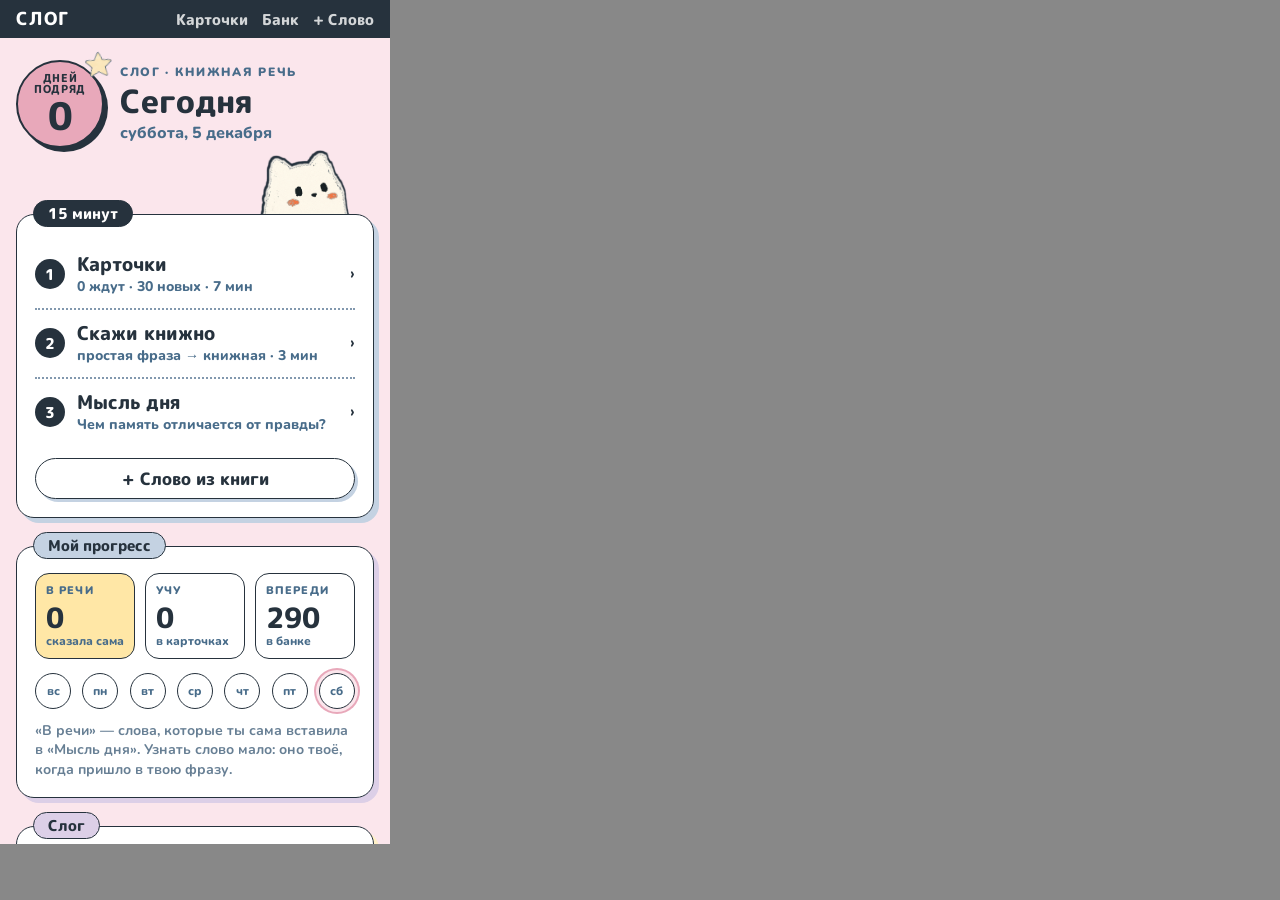
<file: tools/frame.html>
<!doctype html><meta charset="utf-8"><title>frame</title>
<style>html,body{margin:0;background:#888}iframe{border:0;width:390px;height:844px;display:block}</style>
<iframe id="f"></iframe>
<script>document.getElementById('f').src = '../index.html' + decodeURIComponent(location.hash.slice(1));</script>
</file>
